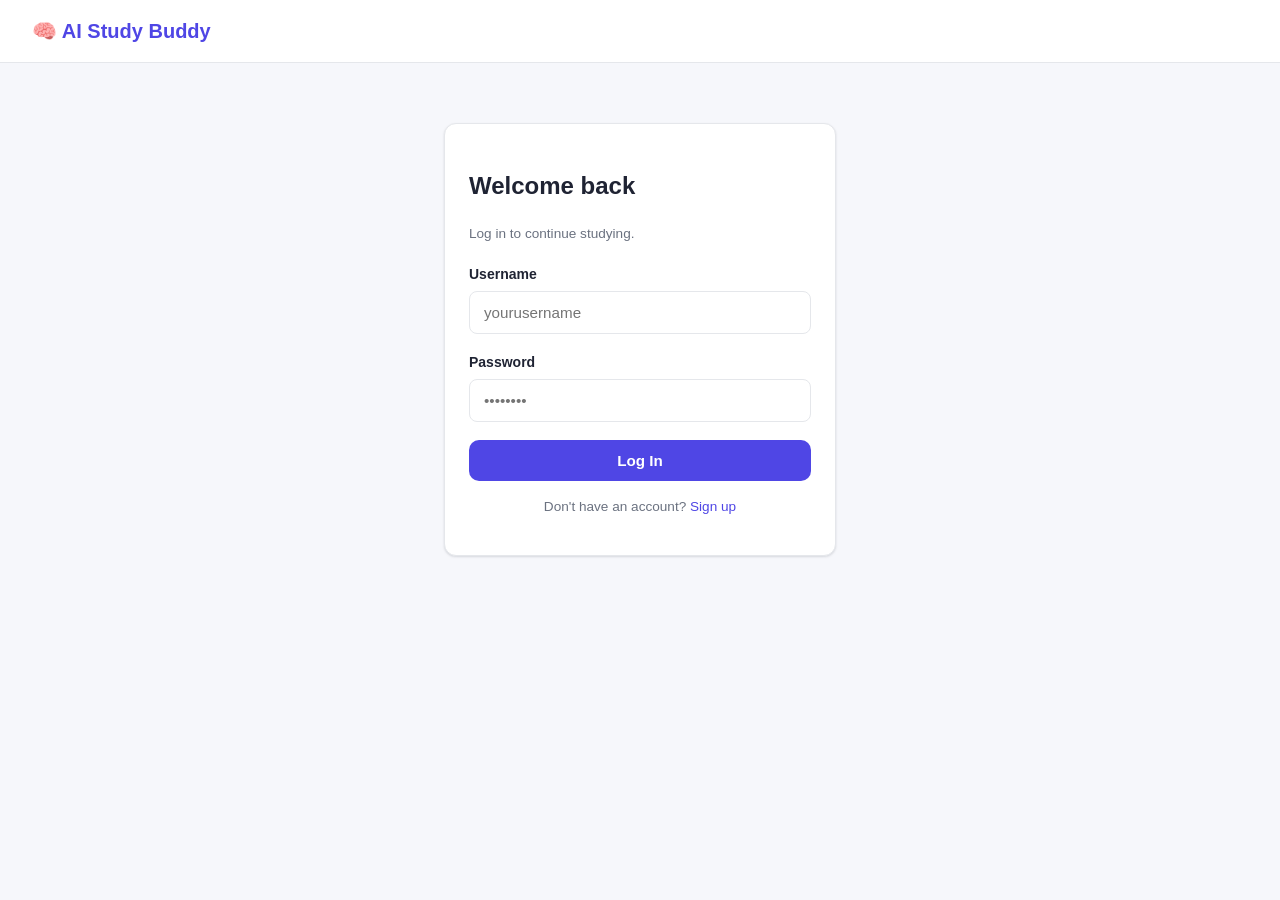
<file: frontend/index.html>
<!DOCTYPE html>
<html lang="en">
<head>
<meta charset="UTF-8">
<meta name="viewport" content="width=device-width, initial-scale=1.0">
<title>AI Study Buddy</title>
<link rel="stylesheet" href="css/style.css">
</head>
<body>
  <div class="navbar">
    <div class="brand">🧠 AI Study Buddy</div>
    <nav>
      <a href="quiz.html">Quiz</a>
      <a href="flashcards.html">Flashcards</a>
      <a href="history.html">History</a>
      <button class="btn btn-outline" onclick="api.logout()">Log Out</button>
    </nav>
  </div>

  <div class="hero">
    <h1>AI Study Buddy</h1>
    <p>Turn any topic into an instant quiz or flashcard deck, powered by AI — then track your progress over time.</p>
    <div class="btn-group" style="justify-content:center;">
      <a class="btn btn-primary" href="quiz.html">Generate Quiz</a>
      <a class="btn btn-secondary" href="flashcards.html">Generate Flashcards</a>
      <a class="btn btn-outline" href="history.html">View History</a>
    </div>
  </div>

  <div class="container">
    <div class="grid grid-3">
      <div class="card card-hover">
        <h3>📝 Quiz Mode</h3>
        <p class="helper-text">Pick a topic, difficulty, and question count. Get instant AI-generated MCQs with explanations.</p>
      </div>
      <div class="card card-hover">
        <h3>🗂️ Flashcards</h3>
        <p class="helper-text">Generate flip-style flashcards for quick concept review before an exam.</p>
      </div>
      <div class="card card-hover">
        <h3>📊 Progress Tracking</h3>
        <p class="helper-text">Every attempt is saved, so you can see your history and spot your weakest topics.</p>
      </div>
    </div>
  </div>

  <script src="js/api.js"></script>
  <script>
    document.addEventListener("DOMContentLoaded", () => api.requireAuth());
  </script>
</body>
</html>
</file>
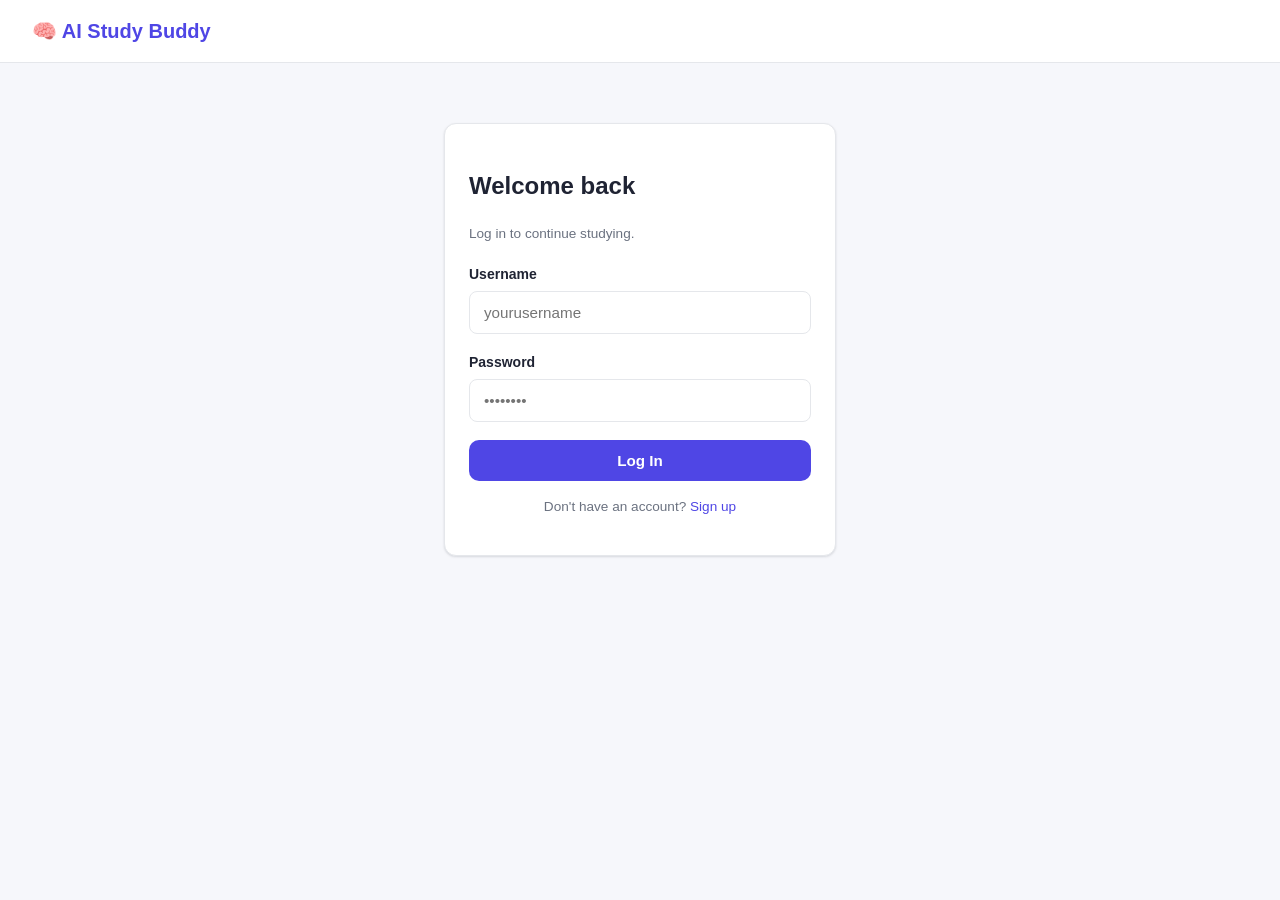
<file: frontend/flashcards.html>
<!DOCTYPE html>
<html lang="en">
<head>
<meta charset="UTF-8">
<meta name="viewport" content="width=device-width, initial-scale=1.0">
<title>Flashcards - AI Study Buddy</title>
<link rel="stylesheet" href="css/style.css">
</head>
<body>
  <div class="navbar">
    <div class="brand">🧠 AI Study Buddy</div>
    <nav>
      <a href="index.html">Home</a>
      <a href="quiz.html">Quiz</a>
      <a href="history.html">History</a>
      <button class="btn btn-outline" onclick="api.logout()">Log Out</button>
    </nav>
  </div>

  <div class="container" style="max-width:640px;">

    <div id="fc-setup-card" class="card">
      <h2>Generate Flashcards</h2>
      <p class="helper-text" style="margin-bottom:20px;">Great for quick review before an exam.</p>

      <div id="fc-setup-error" class="alert alert-error hidden"></div>

      <form id="fc-setup-form">
        <div class="form-group">
          <label for="fc-topic">Topic</label>
          <input type="text" id="fc-topic" placeholder="e.g. DBMS Normalization">
        </div>

        <div class="form-group">
          <label>Difficulty</label>
          <div class="choice-group" id="fc-difficulty-choices">
            <div class="choice selected" data-value="easy">Easy</div>
            <div class="choice" data-value="medium">Medium</div>
            <div class="choice" data-value="hard">Hard</div>
          </div>
        </div>

        <div class="form-group">
          <label>Number of Cards</label>
          <div class="choice-group" id="fc-count-choices">
            <div class="choice" data-value="5">5</div>
            <div class="choice selected" data-value="10">10</div>
            <div class="choice" data-value="15">15</div>
          </div>
        </div>

        <button type="submit" class="btn btn-primary btn-block">Generate Flashcards</button>
      </form>
    </div>

    <div id="fc-loading-card" class="card hidden">
      <div class="loading-row">
        <div class="spinner"></div>
        <span>Generating flashcards with AI...</span>
      </div>
    </div>

    <div id="fc-study-card" class="hidden">
      <p class="progress-text" id="fc-progress" style="text-align:center;"></p>

      <div class="flashcard-wrap">
        <div class="flashcard" id="flashcard">
          <div class="flashcard-face flashcard-front" id="fc-front-text"></div>
          <div class="flashcard-face flashcard-back" id="fc-back-text"></div>
        </div>
      </div>
      <p class="helper-text" style="text-align:center; margin-top:10px;">Click the card to flip it</p>

      <div class="flashcard-controls">
        <button id="fc-prev-btn" class="btn btn-outline">← Previous</button>
        <button id="fc-next-btn" class="btn btn-primary">Next →</button>
      </div>
    </div>

  </div>

  <script src="js/api.js"></script>
  <script src="js/flashcards.js"></script>
</body>
</html>
</file>
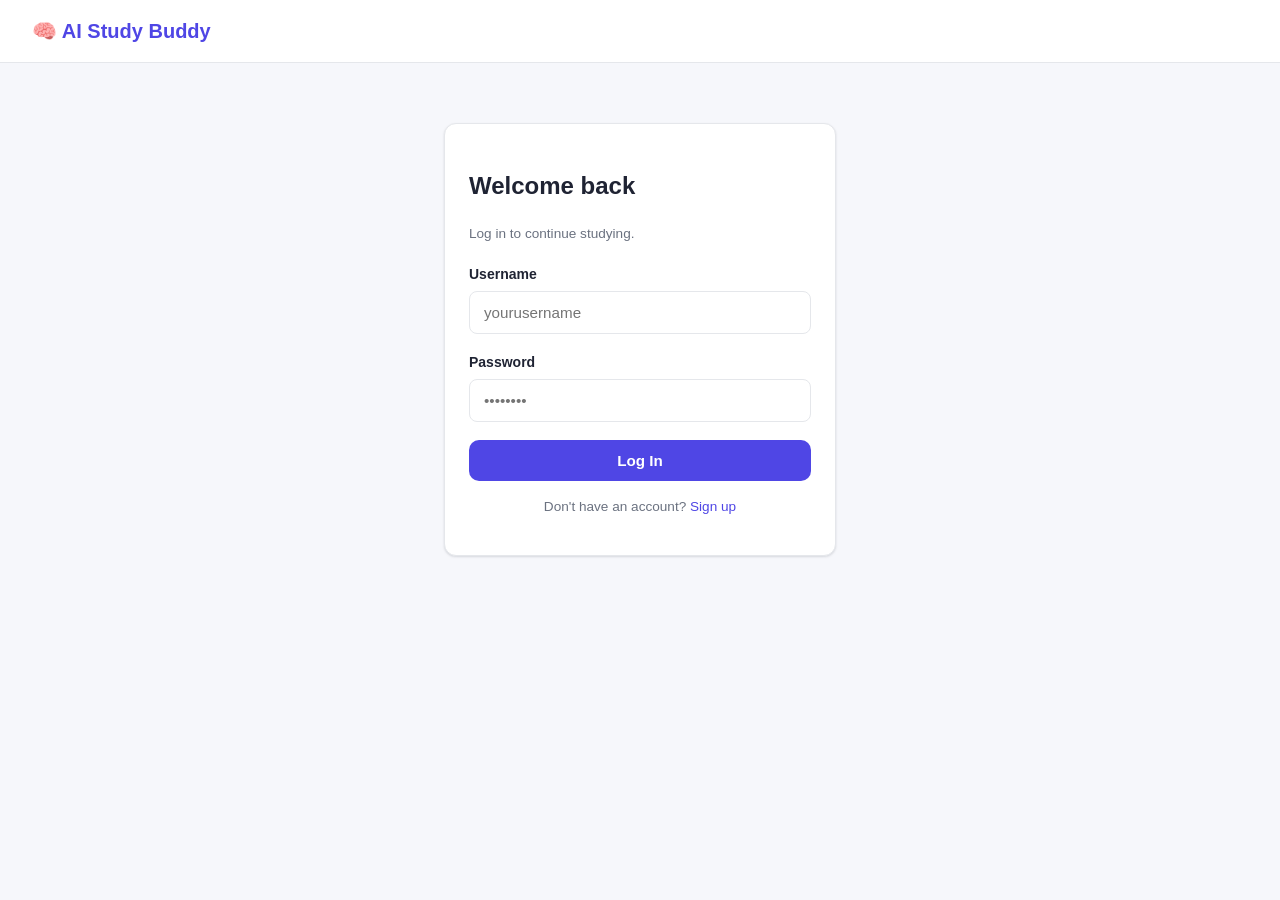
<file: frontend/history.html>
<!DOCTYPE html>
<html lang="en">
<head>
<meta charset="UTF-8">
<meta name="viewport" content="width=device-width, initial-scale=1.0">
<title>History - AI Study Buddy</title>
<link rel="stylesheet" href="css/style.css">
</head>
<body>
  <div class="navbar">
    <div class="brand">🧠 AI Study Buddy</div>
    <nav>
      <a href="index.html">Home</a>
      <a href="quiz.html">Quiz</a>
      <a href="flashcards.html">Flashcards</a>
      <button class="btn btn-outline" onclick="api.logout()">Log Out</button>
    </nav>
  </div>

  <div class="container">
    <h2>Quiz History</h2>
    <div class="card">
      <div id="history-loading" class="loading-row"><div class="spinner"></div><span>Loading history...</span></div>
      <div id="history-empty" class="empty-state hidden">
        <h3>No quiz attempts yet</h3>
        <p>Take your first quiz to start building your history.</p>
        <a class="btn btn-primary" href="quiz.html" style="margin-top:12px;">Generate a Quiz</a>
      </div>
      <div id="history-table-wrap" class="hidden"></div>
    </div>

    <h2 style="margin-top:32px;">Weak Topics</h2>
    <div class="card">
      <p class="helper-text" style="margin-bottom:12px;">Topics sorted from lowest to highest accuracy.</p>
      <div id="weak-topics-loading" class="loading-row"><div class="spinner"></div><span>Analyzing performance...</span></div>
      <div id="weak-topics-empty" class="empty-state hidden">
        <h3>Not enough data yet</h3>
        <p>Take a few quizzes and we'll highlight the topics to focus on.</p>
      </div>
      <div id="weak-topics-wrap" class="hidden"></div>
    </div>
  </div>

  <script src="js/api.js"></script>
  <script src="js/history.js"></script>
</body>
</html>
</file>
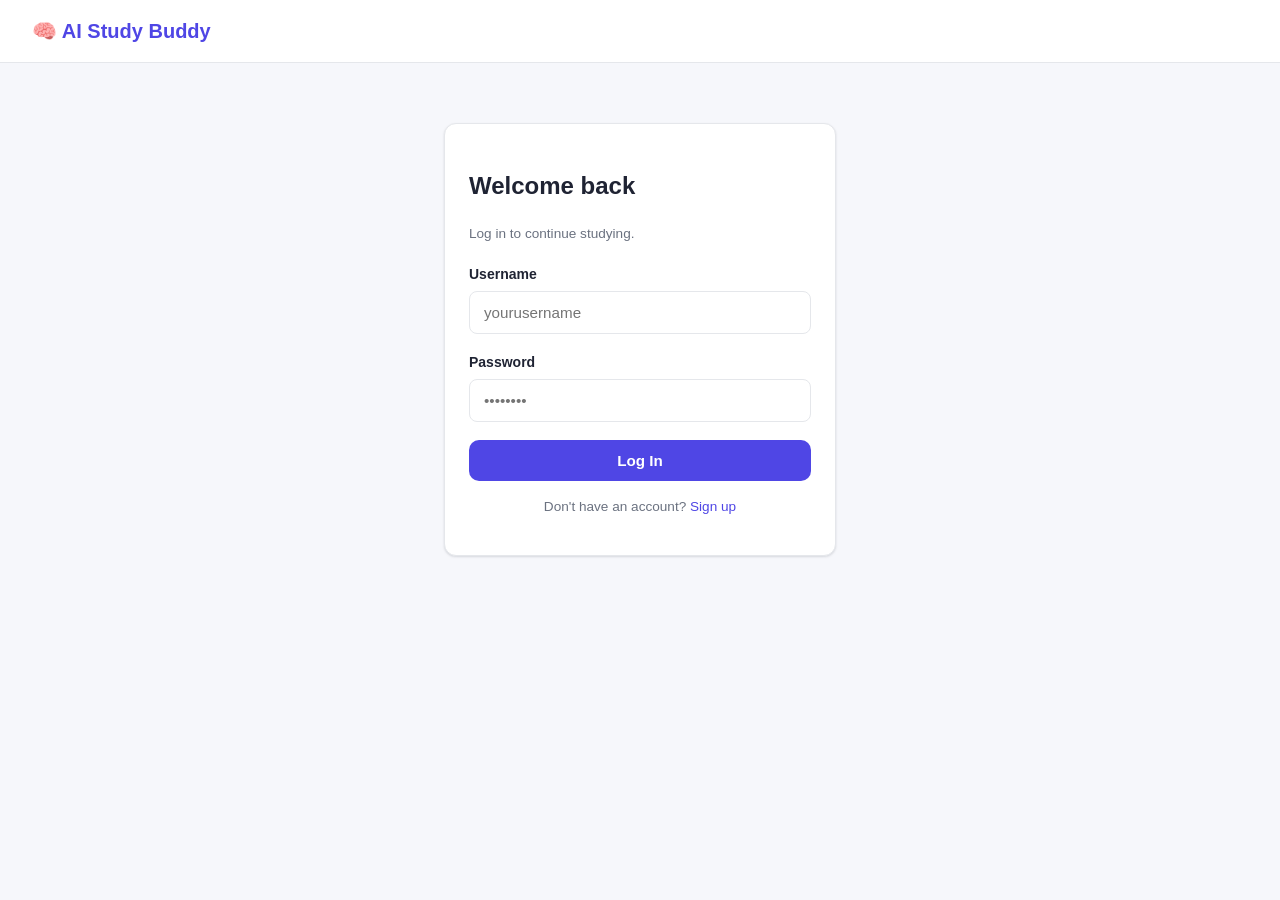
<file: frontend/login.html>
<!DOCTYPE html>
<html lang="en">
<head>
<meta charset="UTF-8">
<meta name="viewport" content="width=device-width, initial-scale=1.0">
<title>Log In - AI Study Buddy</title>
<link rel="stylesheet" href="css/style.css">
</head>
<body>
  <div class="navbar">
    <div class="brand">🧠 AI Study Buddy</div>
  </div>

  <div class="container-narrow">
    <div class="card">
      <h2>Welcome back</h2>
      <p class="helper-text" style="margin-bottom:20px;">Log in to continue studying.</p>

      <div id="login-error" class="alert alert-error hidden"></div>

      <form id="login-form">
        <div class="form-group">
          <label for="login-username">Username</label>
          <input type="text" id="login-username" placeholder="yourusername" autocomplete="username">
        </div>
        <div class="form-group">
          <label for="login-password">Password</label>
          <input type="password" id="login-password" placeholder="••••••••" autocomplete="current-password">
        </div>
        <button type="submit" id="login-submit" class="btn btn-primary btn-block">Log In</button>
      </form>

      <p class="helper-text" style="text-align:center; margin-top:16px;">
        Don't have an account? <a href="signup.html">Sign up</a>
      </p>
    </div>
  </div>

  <script src="js/api.js"></script>
  <script src="js/auth.js"></script>
</body>
</html>
</file>
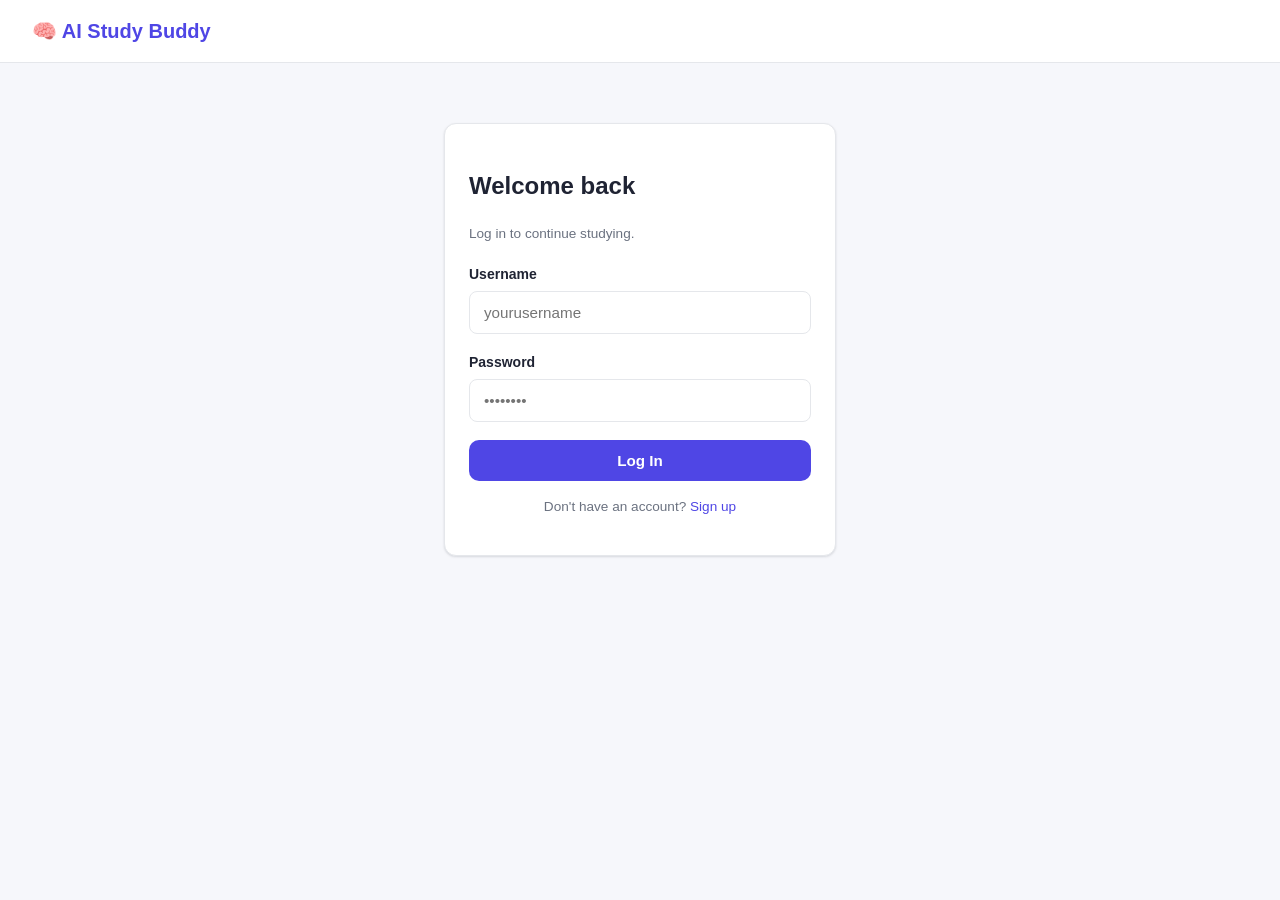
<file: frontend/quiz.html>
<!DOCTYPE html>
<html lang="en">
<head>
<meta charset="UTF-8">
<meta name="viewport" content="width=device-width, initial-scale=1.0">
<title>Generate Quiz - AI Study Buddy</title>
<link rel="stylesheet" href="css/style.css">
</head>
<body>
  <div class="navbar">
    <div class="brand">🧠 AI Study Buddy</div>
    <nav>
      <a href="index.html">Home</a>
      <a href="flashcards.html">Flashcards</a>
      <a href="history.html">History</a>
      <button class="btn btn-outline" onclick="api.logout()">Log Out</button>
    </nav>
  </div>

  <div class="container" style="max-width:640px;">

    <!-- Setup Card -->
    <div id="setup-card" class="card">
      <h2>Generate a Quiz</h2>
      <p class="helper-text" style="margin-bottom:20px;">Choose a topic and Claude-style AI will build your quiz.</p>

      <div id="setup-error" class="alert alert-error hidden"></div>

      <form id="quiz-setup-form">
        <div class="form-group">
          <label for="quiz-topic">Topic</label>
          <input type="text" id="quiz-topic" placeholder="e.g. Database Management System">
        </div>

        <div class="form-group">
          <label>Difficulty</label>
          <div class="choice-group" id="difficulty-choices">
            <div class="choice" data-value="easy">Easy</div>
            <div class="choice selected" data-value="medium">Medium</div>
            <div class="choice" data-value="hard">Hard</div>
          </div>
        </div>

        <div class="form-group">
          <label>Number of Questions</label>
          <div class="choice-group" id="count-choices">
            <div class="choice selected" data-value="5">5</div>
            <div class="choice" data-value="10">10</div>
            <div class="choice" data-value="15">15</div>
          </div>
        </div>

        <button type="submit" class="btn btn-primary btn-block">Generate Quiz</button>
      </form>
    </div>

    <!-- Loading Card -->
    <div id="loading-card" class="card hidden">
      <div class="loading-row">
        <div class="spinner"></div>
        <span>Generating your quiz with AI...</span>
      </div>
    </div>

    <!-- Quiz Taking Card -->
    <div id="quiz-card" class="card hidden">
      <div class="progress-text" id="progress-text"></div>
      <div class="progress-bar"><div class="progress-bar-fill" id="progress-bar-fill"></div></div>
      <div class="question-text" id="question-text"></div>
      <div id="options-wrap"></div>
      <div id="explanation-box" class="explanation-box hidden"></div>
      <button id="next-btn" class="btn btn-primary btn-block hidden" style="margin-top:16px;">Next Question</button>
    </div>

  </div>

  <script src="js/api.js"></script>
  <script src="js/quiz.js"></script>
</body>
</html>
</file>
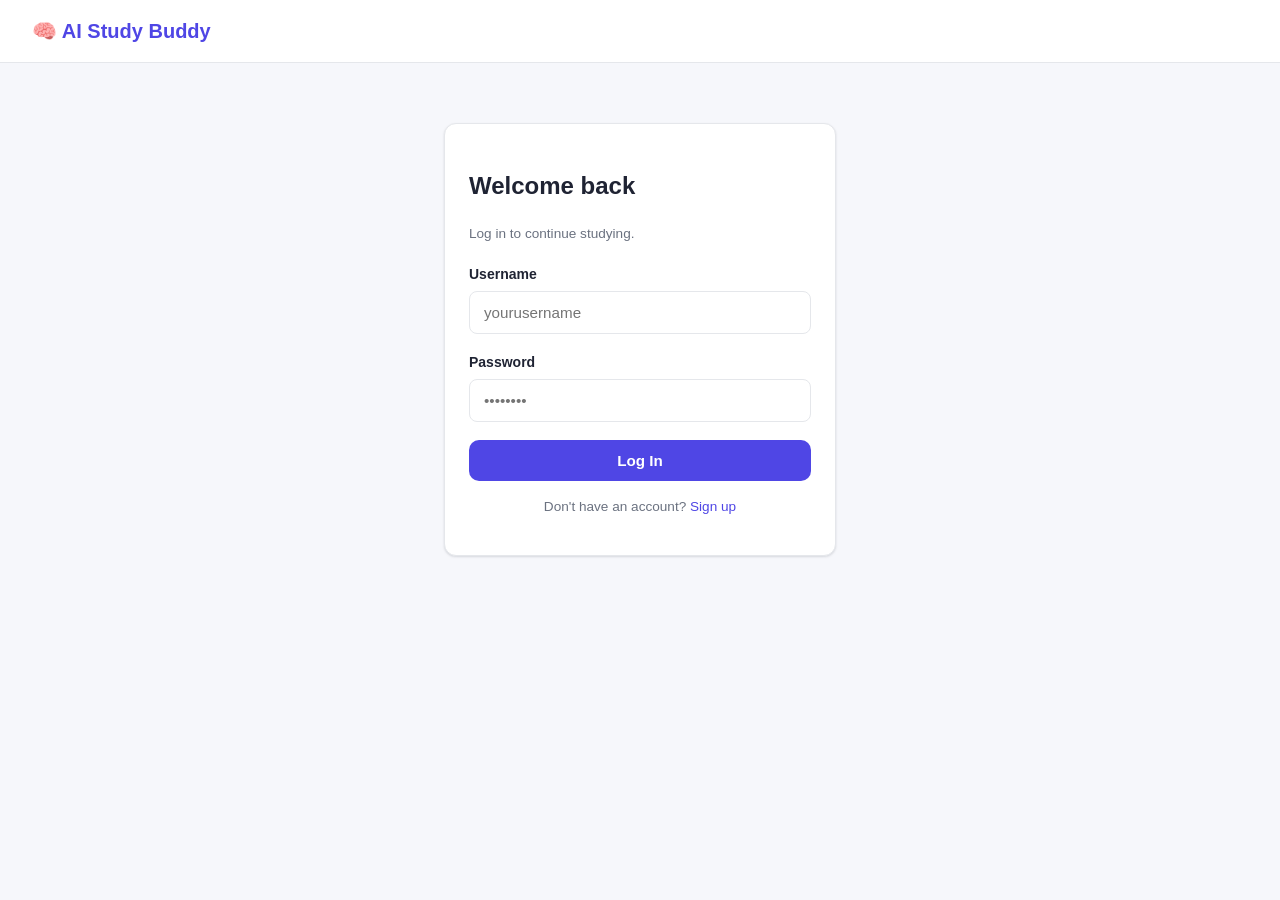
<file: frontend/results.html>
<!DOCTYPE html>
<html lang="en">
<head>
<meta charset="UTF-8">
<meta name="viewport" content="width=device-width, initial-scale=1.0">
<title>Results - AI Study Buddy</title>
<link rel="stylesheet" href="css/style.css">
</head>
<body>
  <div class="navbar">
    <div class="brand">🧠 AI Study Buddy</div>
    <nav>
      <a href="index.html">Home</a>
      <a href="history.html">History</a>
      <button class="btn btn-outline" onclick="api.logout()">Log Out</button>
    </nav>
  </div>

  <div class="container" style="max-width:640px;">
    <div id="no-result" class="empty-state hidden">
      <h3>No recent quiz result found</h3>
      <p>Take a quiz first to see your results here.</p>
      <a class="btn btn-primary" href="quiz.html" style="margin-top:12px;">Generate a Quiz</a>
    </div>

    <div id="results-content" class="hidden">
      <div class="card">
        <div class="score-display">
          <div class="big-score" id="score-text"></div>
          <div class="percentage" id="percentage-text"></div>
        </div>
        <div class="performance-msg" id="performance-msg"></div>
        <div class="btn-group" style="justify-content:center;">
          <a class="btn btn-primary" href="quiz.html">Try Another Quiz</a>
          <a class="btn btn-secondary" href="flashcards.html">Generate Flashcards</a>
          <a class="btn btn-outline" href="history.html">View History</a>
        </div>
      </div>

      <h3 style="margin-top:28px;">Answer Review</h3>
      <div id="review-list"></div>
    </div>
  </div>

  <script src="js/api.js"></script>
  <script>
    document.addEventListener("DOMContentLoaded", () => {
      api.requireAuth();

      const raw = sessionStorage.getItem("asb_last_result");
      if (!raw) {
        document.getElementById("no-result").classList.remove("hidden");
        return;
      }

      const result = JSON.parse(raw);
      document.getElementById("results-content").classList.remove("hidden");

      document.getElementById("score-text").textContent = `${result.score} / ${result.total_questions}`;
      document.getElementById("percentage-text").textContent = `${result.percentage}%`;

      let message = "Keep practicing — you'll get there!";
      if (result.percentage >= 80) message = "Excellent work! You have a strong grasp of this topic.";
      else if (result.percentage >= 60) message = "Good job! A little more review will help.";
      else if (result.percentage >= 40) message = "Decent effort — revisit the weak spots below.";
      document.getElementById("performance-msg").textContent = message;

      const reviewList = document.getElementById("review-list");
      reviewList.innerHTML = result.results.map((r, i) => `
        <div class="card">
          <strong>Question ${i + 1}</strong>
          <p style="margin:8px 0;">
            Your answer: <strong>${(r.selected_option || "—").toUpperCase()}</strong>
            &nbsp;|&nbsp; Correct answer: <strong>${r.correct_option.toUpperCase()}</strong>
            &nbsp;
            <span class="badge ${r.is_correct ? 'badge-easy' : 'badge-hard'}">
              ${r.is_correct ? "Correct" : "Incorrect"}
            </span>
          </p>
          ${r.explanation ? `<div class="explanation-box">${r.explanation}</div>` : ""}
        </div>
      `).join("");
    });
  </script>
</body>
</html>
</file>
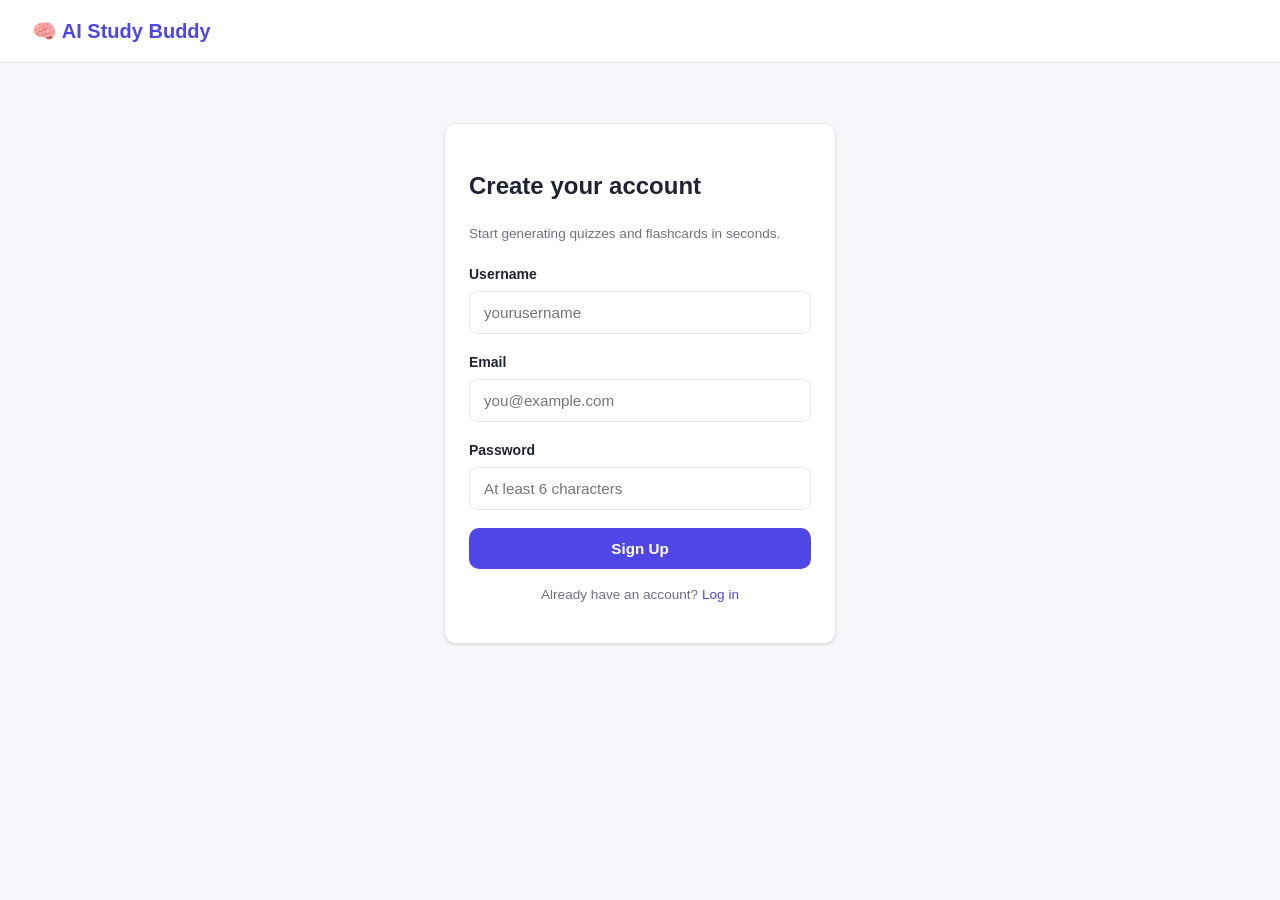
<file: frontend/signup.html>
<!DOCTYPE html>
<html lang="en">
<head>
<meta charset="UTF-8">
<meta name="viewport" content="width=device-width, initial-scale=1.0">
<title>Sign Up - AI Study Buddy</title>
<link rel="stylesheet" href="css/style.css">
</head>
<body>
  <div class="navbar">
    <div class="brand">🧠 AI Study Buddy</div>
  </div>

  <div class="container-narrow">
    <div class="card">
      <h2>Create your account</h2>
      <p class="helper-text" style="margin-bottom:20px;">Start generating quizzes and flashcards in seconds.</p>

      <div id="signup-error" class="alert alert-error hidden"></div>

      <form id="signup-form">
        <div class="form-group">
          <label for="signup-username">Username</label>
          <input type="text" id="signup-username" placeholder="yourusername" autocomplete="username">
        </div>
        <div class="form-group">
          <label for="signup-email">Email</label>
          <input type="email" id="signup-email" placeholder="you@example.com" autocomplete="email">
        </div>
        <div class="form-group">
          <label for="signup-password">Password</label>
          <input type="password" id="signup-password" placeholder="At least 6 characters" autocomplete="new-password">
        </div>
        <button type="submit" id="signup-submit" class="btn btn-primary btn-block">Sign Up</button>
      </form>

      <p class="helper-text" style="text-align:center; margin-top:16px;">
        Already have an account? <a href="login.html">Log in</a>
      </p>
    </div>
  </div>

  <script src="js/api.js"></script>
  <script src="js/auth.js"></script>
</body>
</html>
</file>
<file: frontend/css/style.css>
/* =========================================================
   AI Study Buddy - Global Stylesheet
   Clean, modern, responsive. No frameworks - pure CSS.
   ========================================================= */

:root {
  --color-bg: #f6f7fb;
  --color-surface: #ffffff;
  --color-primary: #4f46e5;
  --color-primary-dark: #4338ca;
  --color-primary-light: #eef2ff;
  --color-success: #16a34a;
  --color-success-bg: #f0fdf4;
  --color-danger: #dc2626;
  --color-danger-bg: #fef2f2;
  --color-text: #1f2333;
  --color-text-muted: #6b7280;
  --color-border: #e5e7eb;
  --radius: 12px;
  --shadow: 0 1px 3px rgba(16, 24, 40, 0.08), 0 1px 2px rgba(16, 24, 40, 0.06);
  --shadow-lg: 0 10px 25px rgba(16, 24, 40, 0.10);
  --font: -apple-system, BlinkMacSystemFont, 'Segoe UI', Roboto, Inter, Arial, sans-serif;
}

* { box-sizing: border-box; }

body {
  margin: 0;
  font-family: var(--font);
  background: var(--color-bg);
  color: var(--color-text);
  line-height: 1.5;
}

a { color: var(--color-primary); text-decoration: none; }
a:hover { text-decoration: underline; }

/* ---------- Layout ---------- */

.navbar {
  display: flex;
  align-items: center;
  justify-content: space-between;
  padding: 16px 32px;
  background: var(--color-surface);
  border-bottom: 1px solid var(--color-border);
  position: sticky;
  top: 0;
  z-index: 10;
}

.navbar .brand {
  font-weight: 700;
  font-size: 1.25rem;
  color: var(--color-primary);
  display: flex;
  align-items: center;
  gap: 8px;
}

.navbar nav {
  display: flex;
  gap: 20px;
  align-items: center;
}

.navbar nav a, .navbar nav button {
  font-weight: 500;
  color: var(--color-text-muted);
}

.container {
  max-width: 960px;
  margin: 0 auto;
  padding: 40px 24px;
}

.container-narrow {
  max-width: 440px;
  margin: 60px auto;
  padding: 0 24px;
}

/* ---------- Cards ---------- */

.card {
  background: var(--color-surface);
  border: 1px solid var(--color-border);
  border-radius: var(--radius);
  padding: 24px;
  box-shadow: var(--shadow);
}

.card + .card { margin-top: 16px; }

.card-hover:hover {
  box-shadow: var(--shadow-lg);
  transform: translateY(-2px);
  transition: 0.15s ease;
}

.grid {
  display: grid;
  gap: 20px;
}

.grid-3 { grid-template-columns: repeat(3, 1fr); }

@media (max-width: 720px) {
  .grid-3 { grid-template-columns: 1fr; }
  .navbar { padding: 12px 16px; flex-wrap: wrap; gap: 10px; }
  .container { padding: 24px 16px; }
}

/* ---------- Buttons ---------- */

.btn {
  display: inline-flex;
  align-items: center;
  justify-content: center;
  gap: 8px;
  padding: 12px 20px;
  border-radius: 10px;
  border: none;
  font-size: 0.95rem;
  font-weight: 600;
  cursor: pointer;
  transition: 0.15s ease;
}

.btn-primary { background: var(--color-primary); color: #fff; }
.btn-primary:hover { background: var(--color-primary-dark); }

.btn-secondary { background: var(--color-primary-light); color: var(--color-primary); }
.btn-secondary:hover { background: #e0e4fd; }

.btn-outline { background: transparent; color: var(--color-text); border: 1px solid var(--color-border); }
.btn-outline:hover { background: var(--color-bg); }

.btn-danger { background: var(--color-danger-bg); color: var(--color-danger); }

.btn:disabled { opacity: 0.55; cursor: not-allowed; }

.btn-block { width: 100%; }

.btn-group { display: flex; gap: 12px; flex-wrap: wrap; }

/* ---------- Forms ---------- */

.form-group { margin-bottom: 18px; }

label {
  display: block;
  font-weight: 600;
  font-size: 0.875rem;
  margin-bottom: 6px;
}

input[type="text"], input[type="email"], input[type="password"], input[type="number"], select {
  width: 100%;
  padding: 12px 14px;
  border: 1px solid var(--color-border);
  border-radius: 8px;
  font-size: 0.95rem;
  background: var(--color-surface);
  color: var(--color-text);
}

input:focus, select:focus {
  outline: none;
  border-color: var(--color-primary);
  box-shadow: 0 0 0 3px var(--color-primary-light);
}

.choice-group { display: flex; gap: 10px; flex-wrap: wrap; }

.choice {
  padding: 10px 18px;
  border-radius: 8px;
  border: 1px solid var(--color-border);
  cursor: pointer;
  font-weight: 600;
  background: var(--color-surface);
  color: var(--color-text-muted);
}

.choice.selected {
  background: var(--color-primary);
  border-color: var(--color-primary);
  color: #fff;
}

.error-text { color: var(--color-danger); font-size: 0.85rem; margin-top: 6px; }
.helper-text { color: var(--color-text-muted); font-size: 0.85rem; margin-top: 6px; }

/* ---------- Alerts / states ---------- */

.alert {
  padding: 14px 16px;
  border-radius: 8px;
  font-size: 0.9rem;
  margin-bottom: 16px;
}
.alert-error { background: var(--color-danger-bg); color: var(--color-danger); }
.alert-success { background: var(--color-success-bg); color: var(--color-success); }
.alert-info { background: var(--color-primary-light); color: var(--color-primary-dark); }

.empty-state {
  text-align: center;
  padding: 60px 20px;
  color: var(--color-text-muted);
}
.empty-state h3 { color: var(--color-text); margin-bottom: 6px; }

.hidden { display: none !important; }

/* ---------- Spinner ---------- */

.spinner {
  width: 22px;
  height: 22px;
  border: 3px solid var(--color-primary-light);
  border-top-color: var(--color-primary);
  border-radius: 50%;
  animation: spin 0.7s linear infinite;
}
@keyframes spin { to { transform: rotate(360deg); } }

.loading-row {
  display: flex;
  align-items: center;
  gap: 10px;
  justify-content: center;
  padding: 40px 0;
  color: var(--color-text-muted);
}

/* ---------- Hero ---------- */

.hero {
  text-align: center;
  padding: 60px 20px 40px;
}
.hero h1 { font-size: 2.25rem; margin-bottom: 12px; }
.hero p { color: var(--color-text-muted); font-size: 1.05rem; max-width: 520px; margin: 0 auto 28px; }

/* ---------- Quiz ---------- */

.progress-text { color: var(--color-text-muted); font-weight: 600; margin-bottom: 8px; }

.progress-bar {
  height: 8px;
  background: var(--color-border);
  border-radius: 999px;
  overflow: hidden;
  margin-bottom: 24px;
}
.progress-bar-fill {
  height: 100%;
  background: var(--color-primary);
  transition: width 0.25s ease;
}

.question-text { font-size: 1.15rem; font-weight: 600; margin-bottom: 20px; }

.option {
  display: block;
  width: 100%;
  text-align: left;
  padding: 14px 16px;
  margin-bottom: 10px;
  border-radius: 10px;
  border: 1px solid var(--color-border);
  background: var(--color-surface);
  cursor: pointer;
  font-size: 0.95rem;
}
.option:hover:not(:disabled) { border-color: var(--color-primary); background: var(--color-primary-light); }
.option:disabled { cursor: default; }
.option.correct { border-color: var(--color-success); background: var(--color-success-bg); }
.option.incorrect { border-color: var(--color-danger); background: var(--color-danger-bg); }

.explanation-box {
  margin-top: 16px;
  padding: 14px 16px;
  border-radius: 8px;
  background: var(--color-primary-light);
  font-size: 0.9rem;
}

/* ---------- Results ---------- */

.score-display { text-align: center; padding: 20px 0; }
.score-display .big-score { font-size: 3rem; font-weight: 800; color: var(--color-primary); }
.score-display .percentage { font-size: 1.2rem; color: var(--color-text-muted); margin-top: 4px; }
.performance-msg { text-align: center; font-weight: 600; margin: 16px 0 24px; }

/* ---------- Flashcards ---------- */

.flashcard-wrap {
  perspective: 1200px;
  max-width: 520px;
  margin: 0 auto;
  height: 280px;
}
.flashcard {
  position: relative;
  width: 100%;
  height: 100%;
  cursor: pointer;
  transform-style: preserve-3d;
  transition: transform 0.5s;
}
.flashcard.flipped { transform: rotateY(180deg); }
.flashcard-face {
  position: absolute;
  inset: 0;
  display: flex;
  align-items: center;
  justify-content: center;
  text-align: center;
  padding: 30px;
  border-radius: var(--radius);
  backface-visibility: hidden;
  box-shadow: var(--shadow-lg);
  font-size: 1.15rem;
  font-weight: 600;
}
.flashcard-front { background: var(--color-primary); color: #fff; }
.flashcard-back {
  background: var(--color-surface);
  border: 1px solid var(--color-border);
  transform: rotateY(180deg);
  font-weight: 500;
  font-size: 1rem;
  color: var(--color-text);
}

.flashcard-controls {
  display: flex;
  align-items: center;
  justify-content: center;
  gap: 20px;
  margin-top: 24px;
}

/* ---------- History table ---------- */

table { width: 100%; border-collapse: collapse; }
th, td { text-align: left; padding: 12px 14px; border-bottom: 1px solid var(--color-border); font-size: 0.9rem; }
th { color: var(--color-text-muted); font-weight: 600; }

.badge {
  display: inline-block;
  padding: 3px 10px;
  border-radius: 999px;
  font-size: 0.75rem;
  font-weight: 700;
  text-transform: capitalize;
}
.badge-easy { background: var(--color-success-bg); color: var(--color-success); }
.badge-medium { background: #fef9c3; color: #a16207; }
.badge-hard { background: var(--color-danger-bg); color: var(--color-danger); }

.weak-topic-row {
  display: flex;
  justify-content: space-between;
  align-items: center;
  padding: 12px 0;
  border-bottom: 1px solid var(--color-border);
}
.weak-topic-row:last-child { border-bottom: none; }
</file>
